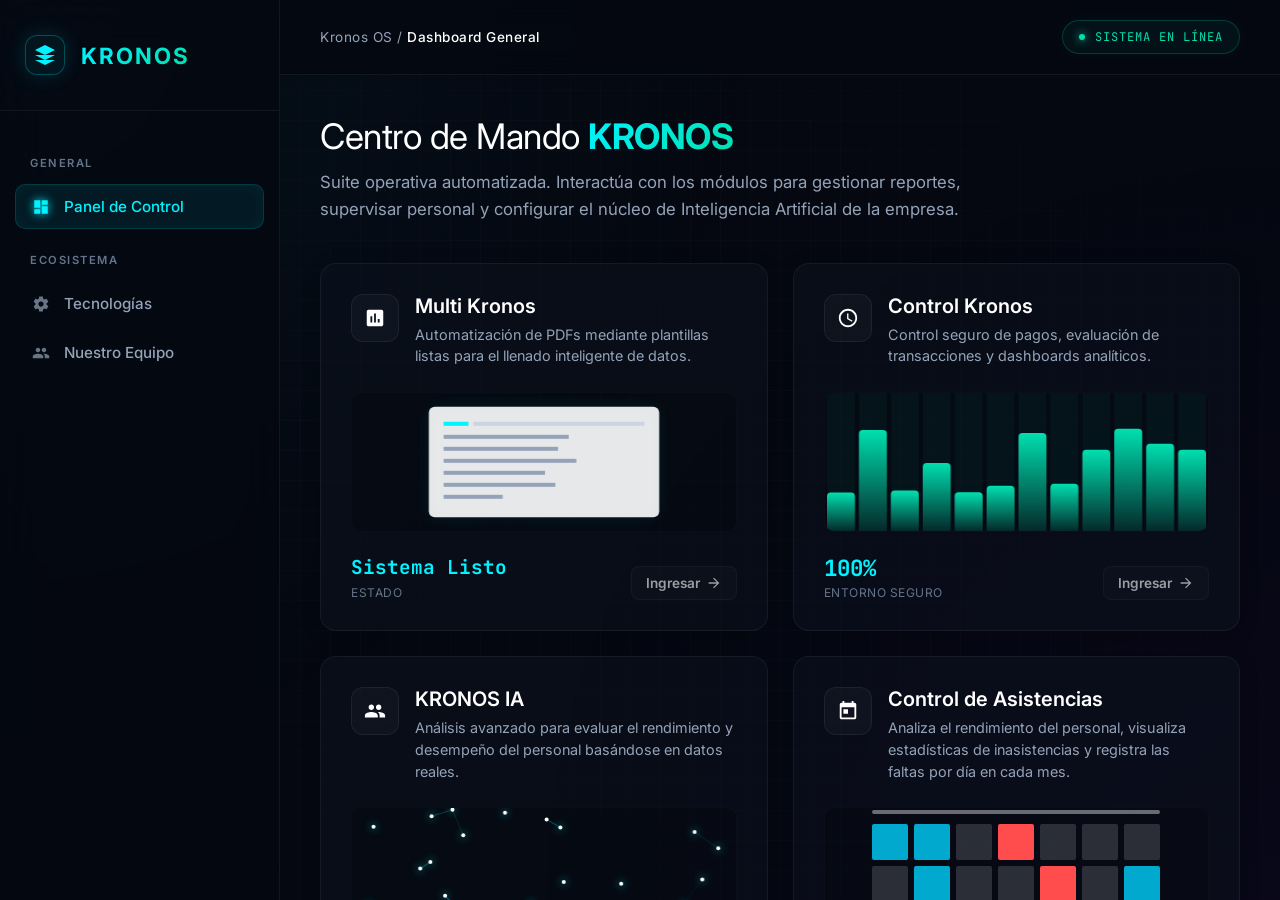
<file: panel.html>
<!DOCTYPE html>
<html lang="es">
<head>
    <meta charset="UTF-8">
    <meta name="viewport" content="width=device-width, initial-scale=1.0">
    <title>KRONOS | OS Gerencial Avanzado</title>
    <style>
        @import url('https://fonts.googleapis.com/css2?family=Inter:wght@300;400;500;600;700&family=JetBrains+Mono:wght@400;700&display=swap');

        :root {
            /* Paleta de colores Premium Oscura - Optimizada para mayor contraste */
            --bg-base: #050811; /* Fondo principal más profundo */
            --bg-surface: rgba(13, 18, 30, 0.5); /* Tarjetas con mayor transparencia */
            --bg-surface-hover: rgba(20, 28, 45, 0.8);
            
            --border-subtle: rgba(255, 255, 255, 0.06);
            --border-highlight: rgba(0, 243, 255, 0.25);
            
            --text-pure: #ffffff;
            --text-muted: #94a3b8;
            --text-dim: #64748b;
            
            --accent-cyan: #00f3ff;
            --accent-teal: #00e0b0;
            --accent-purple: #9d00ff;
            
            --grad-primary: linear-gradient(135deg, var(--accent-cyan) 0%, var(--accent-teal) 100%);
            --grad-tech: linear-gradient(135deg, var(--accent-purple) 0%, var(--accent-cyan) 100%);
            
            --shadow-premium: 0 10px 40px -10px rgba(0,0,0,0.5);
            --transition-smooth: all 0.4s cubic-bezier(0.2, 0.8, 0.2, 1);
        }

        * {
            margin: 0;
            padding: 0;
            box-sizing: border-box;
        }

        body {
            font-family: 'Inter', system-ui, sans-serif;
            background-color: var(--bg-base);
            color: var(--text-pure);
            display: flex;
            height: 100vh;
            overflow: hidden;
            -webkit-font-smoothing: antialiased;
            -moz-osx-font-smoothing: grayscale;
        }

        .ambient-background {
            position: fixed;
            inset: 0;
            background: 
                radial-gradient(circle at 0% 0%, rgba(0, 243, 255, 0.04) 0%, transparent 50%),
                radial-gradient(circle at 100% 100%, rgba(157, 0, 255, 0.03) 0%, transparent 50%);
            z-index: 0;
            pointer-events: none;
        }

        .ambient-grid {
            position: fixed;
            inset: 0;
            background-image: 
                linear-gradient(rgba(255, 255, 255, 0.015) 1px, transparent 1px),
                linear-gradient(90deg, rgba(255, 255, 255, 0.015) 1px, transparent 1px);
            background-size: 30px 30px;
            z-index: 0;
            pointer-events: none;
            mask-image: radial-gradient(circle at center, black 40%, transparent 100%);
            -webkit-mask-image: radial-gradient(circle at center, black 40%, transparent 100%);
        }

        .sidebar {
            width: 280px;
            background: rgba(5, 8, 17, 0.7);
            backdrop-filter: blur(20px);
            -webkit-backdrop-filter: blur(20px);
            border-right: 1px solid var(--border-subtle);
            display: flex;
            flex-direction: column;
            z-index: 10;
        }

        .brand-zone {
            padding: 35px 25px;
            display: flex;
            align-items: center;
            gap: 16px;
            border-bottom: 1px solid var(--border-subtle);
        }

        /* Reemplazo profesional del logo kron.png por un SVG generado */
        .brand-logo {
            width: 40px;
            height: 40px;
            display: flex;
            align-items: center;
            justify-content: center;
            background: rgba(0, 243, 255, 0.05);
            border: 1px solid var(--border-highlight);
            border-radius: 12px;
            box-shadow: 0 0 20px rgba(0, 243, 255, 0.15);
        }

        .brand-logo svg {
            width: 24px;
            height: 24px;
            fill: var(--accent-cyan);
        }

        .brand-zone h1 {
            font-size: 1.4rem;
            font-weight: 700;
            letter-spacing: 2px;
            background: var(--grad-primary);
            -webkit-background-clip: text;
            background-clip: text;
            color: transparent;
            margin: 0;
        }

        .nav-list {
            list-style: none;
            padding: 25px 15px;
            flex-grow: 1;
            display: flex;
            flex-direction: column;
            gap: 4px;
        }

        .nav-label {
            font-size: 0.7rem;
            color: var(--text-dim);
            text-transform: uppercase;
            letter-spacing: 1.5px;
            margin: 20px 0 10px 15px;
            font-weight: 600;
        }

        .nav-link {
            display: flex;
            align-items: center;
            gap: 14px;
            padding: 12px 16px;
            color: var(--text-muted);
            text-decoration: none;
            border-radius: 10px;
            font-size: 0.95rem;
            font-weight: 500;
            transition: var(--transition-smooth);
            cursor: pointer;
            border: 1px solid transparent;
        }

        .nav-link svg {
            width: 18px;
            height: 18px;
            fill: currentColor;
            opacity: 0.7;
            transition: var(--transition-smooth);
        }

        .nav-link:hover {
            color: var(--text-pure);
            background: rgba(255, 255, 255, 0.03);
            border-color: var(--border-subtle);
        }

        .nav-link.active {
            color: var(--accent-cyan);
            background: rgba(0, 243, 255, 0.08);
            border-color: rgba(0, 243, 255, 0.15);
            box-shadow: inset 0 0 15px rgba(0, 243, 255, 0.05);
        }

        .nav-link.active svg {
            opacity: 1;
            filter: drop-shadow(0 0 5px var(--accent-cyan));
        }

        .main-view {
            flex-grow: 1;
            position: relative;
            z-index: 5;
            display: flex;
            flex-direction: column;
            overflow-y: auto;
            scroll-behavior: smooth;
        }

        .main-view::-webkit-scrollbar { width: 6px; }
        .main-view::-webkit-scrollbar-track { background: transparent; }
        .main-view::-webkit-scrollbar-thumb { background: rgba(255,255,255,0.1); border-radius: 10px; }
        .main-view::-webkit-scrollbar-thumb:hover { background: rgba(0, 243, 255, 0.3); }

        .top-bar {
            padding: 20px 40px;
            display: flex;
            justify-content: space-between;
            align-items: center;
            background: rgba(5, 8, 17, 0.8);
            backdrop-filter: blur(15px);
            -webkit-backdrop-filter: blur(15px);
            border-bottom: 1px solid var(--border-subtle);
            position: sticky;
            top: 0;
            z-index: 20;
        }

        .path-indicator {
            font-size: 0.85rem;
            color: var(--text-muted);
            letter-spacing: 0.5px;
        }

        .path-indicator strong {
            color: var(--text-pure);
            font-weight: 500;
        }

        .system-status {
            display: flex;
            align-items: center;
            gap: 10px;
            padding: 8px 16px;
            background: rgba(0, 224, 176, 0.05);
            border: 1px solid rgba(0, 224, 176, 0.2);
            border-radius: 20px;
            font-size: 0.75rem;
            color: var(--accent-teal);
            font-family: 'JetBrains Mono', monospace;
            letter-spacing: 1px;
            box-shadow: 0 0 15px rgba(0, 224, 176, 0.05);
        }

        .pulse-dot {
            width: 6px; height: 6px;
            background-color: var(--accent-teal);
            border-radius: 50%;
            box-shadow: 0 0 8px var(--accent-teal);
            animation: pulse-animation 2s infinite;
        }

        @keyframes pulse-animation {
            0% { opacity: 1; transform: scale(1); }
            50% { opacity: 0.4; transform: scale(1.2); }
            100% { opacity: 1; transform: scale(1); }
        }

        .view-container {
            padding: 40px;
            max-width: 1600px;
            margin: 0 auto;
            width: 100%;
            display: none;
            animation: fadeView 0.4s ease forwards;
        }

        .view-container.active { display: block; }

        @keyframes fadeView {
            from { opacity: 0; transform: translateY(10px); }
            to { opacity: 1; transform: translateY(0); }
        }

        .page-header {
            margin-bottom: 40px;
        }

        .page-header h2 {
            font-size: 2.2rem;
            font-weight: 400;
            margin-bottom: 12px;
            color: var(--text-pure);
            letter-spacing: -0.5px;
        }

        .page-header h2 b {
            font-weight: 700;
            background: var(--grad-primary);
            -webkit-background-clip: text;
            background-clip: text;
            color: transparent;
        }

        .page-header p {
            color: var(--text-muted);
            font-size: 1.05rem;
            line-height: 1.6;
            max-width: 700px;
        }

        .grid-layout {
            display: grid;
            grid-template-columns: repeat(auto-fit, minmax(350px, 1fr));
            gap: 25px;
        }

        /* DISEÑO BASE DE LA TARJETA - Completamente CSS, sin requerir JS */
        .module-card {
            background: var(--bg-surface);
            border: 1px solid var(--border-subtle);
            border-radius: 16px;
            padding: 30px;
            display: flex;
            flex-direction: column;
            position: relative;
            overflow: hidden;
            transition: var(--transition-smooth);
            cursor: pointer;
            text-decoration: none;
            box-shadow: 0 4px 20px rgba(0,0,0,0.2);
        }

        /* Efecto de brillo puro CSS al hacer hover (reemplaza al antiguo JS) */
        .module-card::before {
            content: '';
            position: absolute;
            top: 0; left: 0; width: 100%; height: 100%;
            background: radial-gradient(circle at 50% 0%, rgba(0, 243, 255, 0.1), transparent 70%);
            opacity: 0;
            transition: var(--transition-smooth);
            pointer-events: none;
            z-index: 1;
        }

        .module-card:hover {
            transform: translateY(-5px);
            background: var(--bg-surface-hover);
            border-color: rgba(0, 243, 255, 0.3);
            box-shadow: var(--shadow-premium), inset 0 0 20px rgba(0, 243, 255, 0.05);
        }

        .module-card:hover::before { opacity: 1; }

        /* Estructura Interna de la Tarjeta */
        .card-header {
            display: flex;
            align-items: flex-start;
            gap: 16px;
            margin-bottom: 25px;
            z-index: 2;
            position: relative;
        }

        .card-icon {
            width: 48px; height: 48px;
            background: rgba(255, 255, 255, 0.03);
            border: 1px solid var(--border-subtle);
            border-radius: 12px;
            display: flex;
            align-items: center;
            justify-content: center;
            transition: var(--transition-smooth);
            flex-shrink: 0;
        }

        .card-icon svg {
            width: 22px; height: 22px;
            fill: var(--text-pure);
            transition: var(--transition-smooth);
        }

        .card-info { flex-grow: 1; }

        .card-info h3 {
            font-size: 1.25rem;
            color: var(--text-pure);
            margin-bottom: 6px;
            font-weight: 600;
        }

        .card-info p {
            font-size: 0.9rem;
            color: var(--text-muted);
            line-height: 1.5;
        }

        .module-card:hover .card-icon {
            background: rgba(0, 243, 255, 0.1);
            border-color: var(--accent-cyan);
            box-shadow: 0 5px 15px rgba(0, 243, 255, 0.2);
        }
        
        .module-card:hover .card-icon svg { fill: var(--accent-cyan); }

        /* Contenedor Visual (Canvas o Imágenes) */
        .card-visuals {
            height: 140px;
            width: 100%;
            background: rgba(0,0,0,0.2);
            border-radius: 10px;
            margin-bottom: 25px;
            position: relative;
            overflow: hidden;
            border: 1px solid rgba(255,255,255,0.02);
            z-index: 2;
        }

        .card-visuals canvas {
            width: 100%;
            height: 100%;
            display: block;
        }

        /* Pie de la tarjeta: Métricas y Botón */
        .card-footer {
            display: flex;
            justify-content: space-between;
            align-items: flex-end;
            z-index: 2;
            position: relative;
            margin-top: auto;
        }

        .metric-group {
            display: flex;
            flex-direction: column;
        }

        .metric-value {
            font-family: 'JetBrains Mono', monospace;
            font-size: 1.4rem;
            font-weight: 700;
            color: var(--accent-cyan);
            line-height: 1;
        }

        .metric-label {
            font-size: 0.75rem;
            color: var(--text-dim);
            text-transform: uppercase;
            letter-spacing: 0.5px;
            margin-top: 6px;
        }

        .card-action {
            color: var(--text-pure);
            font-size: 0.85rem;
            font-weight: 600;
            display: flex;
            align-items: center;
            gap: 6px;
            opacity: 0.6;
            transition: var(--transition-smooth);
            padding: 8px 14px;
            background: rgba(255,255,255,0.03);
            border: 1px solid var(--border-subtle);
            border-radius: 8px;
        }

        .card-action svg {
            width: 16px; height: 16px;
            fill: currentColor;
            transform: translateX(0);
            transition: transform 0.3s ease;
        }

        .module-card:hover .card-action {
            opacity: 1;
            color: var(--bg-base);
            background: var(--accent-cyan);
            border-color: var(--accent-cyan);
        }

        .module-card:hover .card-action svg {
            transform: translateX(3px);
        }

        .tech-grid {
            display: grid;
            grid-template-columns: repeat(auto-fit, minmax(280px, 1fr));
            gap: 25px;
        }

        .tech-card {
            background: rgba(255, 255, 255, 0.02);
            border: 1px solid var(--border-subtle);
            border-radius: 16px;
            padding: 30px;
            transition: var(--transition-smooth);
        }
        
        .tech-card:hover {
            border-color: rgba(157, 0, 255, 0.3);
            background: rgba(157, 0, 255, 0.05);
            transform: translateY(-3px);
        }

        .tech-header {
            display: flex;
            align-items: center;
            gap: 15px;
            margin-bottom: 20px;
        }

        .tech-icon {
            font-size: 1.8rem;
            background: var(--grad-tech);
            -webkit-background-clip: text;
            background-clip: text;
            color: transparent;
            font-weight: bold;
            font-family: 'JetBrains Mono', monospace;
        }

        .tech-card h4 { font-size: 1.1rem; color: var(--text-pure); }
        .tech-list { list-style: none; }
        .tech-list li {
            font-size: 0.9rem;
            color: var(--text-muted);
            margin-bottom: 12px;
            display: flex;
            align-items: flex-start;
            gap: 10px;
            line-height: 1.4;
        }
        .tech-list li::before {
            content: '›';
            color: var(--accent-purple);
            font-family: 'JetBrains Mono', monospace;
            font-size: 1.2rem;
            line-height: 1;
        }

        .team-grid {
            display: grid;
            grid-template-columns: repeat(auto-fit, minmax(220px, 1fr));
            gap: 25px;
        }

        .team-member {
            background: rgba(255,255,255,0.02);
            border: 1px solid var(--border-subtle);
            border-radius: 16px;
            padding: 35px 20px;
            text-align: center;
            transition: var(--transition-smooth);
        }

        .team-member:hover {
            background: rgba(255,255,255,0.04);
            border-color: var(--accent-teal);
            transform: translateY(-3px);
        }

        .avatar {
            width: 90px; height: 90px;
            border-radius: 50%;
            background: rgba(0, 224, 176, 0.1);
            margin: 0 auto 20px;
            border: 1px solid rgba(0, 224, 176, 0.3);
            display: flex;
            align-items: center;
            justify-content: center;
            font-size: 2.2rem;
        }

        .team-member h4 { color: var(--text-pure); font-size: 1.1rem; margin-bottom: 6px; }
        .team-member p { color: var(--accent-teal); font-size: 0.8rem; letter-spacing: 1px; text-transform: uppercase; }

        .mobile-menu-btn {
            display: none;
            background: rgba(255,255,255,0.05);
            border: 1px solid var(--border-subtle);
            color: var(--text-pure);
            cursor: pointer;
            padding: 8px;
            border-radius: 8px;
        }

        .mobile-menu-btn svg { width: 22px; height: 22px; fill: currentColor; }

        @media (max-width: 1024px) {
            .sidebar {
                position: fixed;
                left: -100%;
                top: 0;
                height: 100vh;
                transition: left 0.4s cubic-bezier(0.2, 0.8, 0.2, 1);
            }
            .sidebar.open { left: 0; box-shadow: var(--shadow-premium); }
            .mobile-menu-btn { display: block; }
            .top-bar { padding: 15px 20px; gap: 15px; }
            .page-header h2 { font-size: 1.8rem; }
            .grid-layout { grid-template-columns: 1fr; }
            .view-container { padding: 20px; }
            .card-header { flex-direction: column; gap: 12px; }
        }
    </style>
</head>
<body>

    <div class="ambient-background"></div>
    <div class="ambient-grid"></div>

    <aside class="sidebar" id="sidebar">
        <div class="brand-zone">
            <!-- Logo Vectorial Reemplazando kron.png -->
            <div class="brand-logo">
                <svg viewBox="0 0 24 24"><path d="M12 2L2 7l10 5 10-5-10-5zM2 17l10 5 10-5M2 12l10 5 10-5"/></svg>
            </div>
            <h1>KRONOS</h1>
        </div>
        
        <ul class="nav-list">
            <div class="nav-label">General</div>
            <li class="nav-item">
                <a onclick="switchView('dashboard', this)" class="nav-link active" data-title="Dashboard General">
                    <svg viewBox="0 0 24 24"><path d="M3 13h8V3H3v10zm0 8h8v-6H3v6zm10 0h8V11h-8v10zm0-18v6h8V3h-8z"/></svg>
                    Panel de Control
                </a>
            </li>
            
            <div class="nav-label">Ecosistema</div>
            <li class="nav-item">
                <a onclick="switchView('tecnologias', this)" class="nav-link" data-title="Stack Tecnológico">
                    <svg viewBox="0 0 24 24"><path d="M19.43 12.98c.04-.32.07-.64.07-.98s-.03-.66-.07-.98l2.11-1.65c.19-.15.24-.42.12-.64l-2-3.46c-.12-.22-.39-.3-.61-.22l-2.49 1c-.52-.4-1.08-.73-1.69-.98l-.38-2.65C14.46 2.18 14.25 2 14 2h-4c-.25 0-.46.18-.49.42l-.38 2.65c-.61.25-1.17.59-1.69.98l-2.49-1c-.23-.09-.49 0-.61.22l-2 3.46c-.13.22-.07.49.12.64l2.11 1.65c-.04.32-.07.65-.07.98s.03.66.07.98l-2.11 1.65c-.19.15-.24.42-.12.64l2 3.46c.12.22.39.3.61.22l2.49-1c.52.4 1.08.73 1.69.98l.38 2.65c.03.24.24.42.49.42h4c.25 0 .46-.18.49-.42l.38-2.65c.61-.25 1.17-.59 1.69-.98l2.49 1c.23.09.49 0 .61-.22l2-3.46c.12-.22.07-.49-.12-.64l-2.11-1.65zM12 15.5c-1.93 0-3.5-1.57-3.5-3.5s1.57-3.5 3.5-3.5 3.5 1.57 3.5 3.5-1.57 3.5-3.5 3.5z"/></svg>
                    Tecnologías
                </a>
            </li>
            <li class="nav-item">
                <a onclick="switchView('equipo', this)" class="nav-link" data-title="Nuestro Equipo">
                    <svg viewBox="0 0 24 24"><path d="M16 11c1.66 0 2.99-1.34 2.99-3S17.66 5 16 5c-1.66 0-3 1.34-3 3s1.34 3 3 3zm-8 0c1.66 0 2.99-1.34 2.99-3S9.66 5 8 5C6.34 5 5 6.34 5 8s1.34 3 3 3zm0 2c-2.33 0-7 1.17-7 3.5V19h14v-2.5c0-2.33-4.67-3.5-7-3.5zm8 0c-.29 0-.62.02-.97.05 1.16.84 1.97 1.97 1.97 3.45V19h6v-2.5c0-2.33-4.67-3.5-7-3.5z"/></svg>
                    Nuestro Equipo
                </a>
            </li>
        </ul>
    </aside>

    <main class="main-view">
        <header class="top-bar">
            <button class="mobile-menu-btn" onclick="toggleMenu()">
                <svg viewBox="0 0 24 24"><path d="M3 18h18v-2H3v2zm0-5h18v-2H3v2zm0-7v2h18V6H3z"/></svg>
            </button>
            <div class="path-indicator">
                Kronos OS / <strong id="current-path">Dashboard General</strong>
            </div>
            <div class="system-status">
                <div class="pulse-dot"></div>
                SISTEMA EN LÍNEA
            </div>
        </header>

        <div id="dashboard" class="view-container active">
            <div class="page-header">
                <h2>Centro de Mando <b>KRONOS</b></h2>
                <p>Suite operativa automatizada. Interactúa con los módulos para gestionar reportes, supervisar personal y configurar el núcleo de Inteligencia Artificial de la empresa.</p>
            </div>

            <div class="grid-layout">
                
               <!-- Módulo 1 -->
                <a href="Proyect1.html" class="module-card">
                    <div class="card-header">
                        <div class="card-icon">
                            <svg viewBox="0 0 24 24"><path d="M19 3H5c-1.1 0-2 .9-2 2v14c0 1.1.9 2 2 2h14c1.1 0 2-.9 2-2V5c0-1.1-.9-2-2-2zM9 17H7v-7h2v7zm4 0h-2V7h2v10zm4 0h-2v-4h2v4z"/></svg>
                        </div>
                        <div class="card-info">
                            <h3>Multi Kronos</h3>
                            <p>Automatización de PDFs mediante plantillas listas para el llenado inteligente de datos.</p>
                        </div>
                    </div>
                    <div class="card-visuals">
                        <canvas id="chart-reports"></canvas>
                    </div>
                    <div class="card-footer">
                        <div class="metric-group">
                            <span class="metric-value" style="font-size: 1.2rem; margin-bottom: 2px;">Sistema Listo</span>
                            <span class="metric-label">Estado</span>
                        </div>
                        <div class="card-action">
                            Ingresar <svg viewBox="0 0 24 24"><path d="M12 4l-1.41 1.41L16.17 11H4v2h12.17l-5.58 5.59L12 20l8-8z"/></svg>
                        </div>
                    </div>
                </a>

                <!-- Módulo 2 -->
                <a href="Proyect2.html" class="module-card">
                    <div class="card-header">
                        <div class="card-icon">
                            <svg viewBox="0 0 24 24"><path d="M11.99 2C6.47 2 2 6.48 2 12s4.47 10 9.99 10C17.52 22 22 17.52 22 12S17.52 2 11.99 2zM12 20c-4.42 0-8-3.58-8-8s3.58-8 8-8 8 3.58 8 8-3.58 8-8 8zm.5-13H11v6l5.25 3.15.75-1.23-4.5-2.67z"/></svg>
                        </div>
                        <div class="card-info">
                            <h3>Control Kronos</h3>
                            <p>Control seguro de pagos, evaluación de transacciones y dashboards analíticos.</p>
                        </div>
                    </div>
                    <div class="card-visuals">
                        <canvas id="chart-attendance"></canvas>
                    </div>
                    <div class="card-footer">
                        <div class="metric-group">
                            <span class="metric-value">100%</span>
                            <span class="metric-label">Entorno Seguro</span>
                        </div>
                        <div class="card-action">
                            Ingresar <svg viewBox="0 0 24 24"><path d="M12 4l-1.41 1.41L16.17 11H4v2h12.17l-5.58 5.59L12 20l8-8z"/></svg>
                        </div>
                    </div>
                </a>

               <!-- Módulo 3 -->
                <a href="Proyect4.html" class="module-card">
                    <div class="card-header">
                        <div class="card-icon">
                            <!-- Ícono actualizado a representación de personal/equipo -->
                            <svg viewBox="0 0 24 24"><path d="M16 11c1.66 0 2.99-1.34 2.99-3S17.66 5 16 5c-1.66 0-3 1.34-3 3s1.34 3 3 3zm-8 0c1.66 0 2.99-1.34 2.99-3S9.66 5 8 5C6.34 5 5 6.34 5 8s1.34 3 3 3zm0 2c-2.33 0-7 1.17-7 3.5V19h14v-2.5c0-2.33-4.67-3.5-7-3.5zm8 0c-.29 0-.62.02-.97.05 1.16.84 1.97 1.97 1.97 3.45V19h6v-2.5c0-2.33-4.67-3.5-7-3.5z"/></svg>
                        </div>
                        <div class="card-info">
                            <h3>KRONOS IA</h3>
                            <p>Análisis avanzado para evaluar el rendimiento y desempeño del personal basándose en datos reales.</p>
                        </div>
                    </div>
                    <div class="card-visuals">
                        <canvas id="chart-ai"></canvas>
                    </div>
                    <div class="card-footer">
                        <div class="metric-group">
                            <span class="metric-value" style="color: var(--accent-teal);">En vivo</span>
                            <span class="metric-label">Análisis de Datos</span>
                        </div>
                        <div class="card-action">
                            Ingresar <svg viewBox="0 0 24 24"><path d="M12 4l-1.41 1.41L16.17 11H4v2h12.17l-5.58 5.59L12 20l8-8z"/></svg>
                        </div>
                    </div>
                </a>

                <!-- Módulo 4 -->
                <a href="Proyect3.html" class="module-card">
                    <div class="card-header">
                        <div class="card-icon">
                            <!-- Ícono de Calendario / Reporte -->
                            <svg viewBox="0 0 24 24"><path d="M19 3h-1V1h-2v2H8V1H6v2H5c-1.11 0-1.99.9-1.99 2L3 19c0 1.1.89 2 2 2h14c1.1 0 2-.9 2-2V5c0-1.1-.9-2-2-2zm0 16H5V8h14v11zM7 10h5v5H7v-5z"/></svg>
                        </div>
                        <div class="card-info">
                            <h3>Control de Asistencias</h3>
                            <p>Analiza el rendimiento del personal, visualiza estadísticas de inasistencias y registra las faltas por día en cada mes.</p>
                        </div>
                    </div>
                    <div class="card-visuals">
                        <!-- Animación de Calendario interactiva integrada -->
                        <style>
                            .calendar-animation {
                                display: flex;
                                flex-direction: column;
                                align-items: center;
                                justify-content: center;
                                width: 100%;
                                height: 100%;
                                box-sizing: border-box;
                            }
                            .cal-header-anim {
                                width: 75%;
                                height: 4px;
                                background: rgba(255, 255, 255, 0.4);
                                border-radius: 2px;
                                margin-bottom: 10px;
                            }
                            .cal-grid-anim {
                                display: grid;
                                grid-template-columns: repeat(7, 1fr);
                                gap: 6px;
                                width: 75%;
                            }
                            .cal-day-anim {
                                width: 100%;
                                padding-bottom: 100%; /* Hace que sean cuadrados perfectos */
                                background: rgba(255, 255, 255, 0.15);
                                border-radius: 2px;
                                animation: pulse-day 2s infinite alternate ease-in-out;
                            }
                            /* Días simulando faltas (rojo intermitente) */
                            .cal-day-anim.absence {
                                background: #ff4d4d;
                                animation: blink-absence 1.5s infinite;
                            }
                            /* Días simulando asistencia perfecta (resaltado) */
                            .cal-day-anim.present {
                                background: #00d2ff;
                                opacity: 0.8;
                                animation: none;
                            }
                            /* Retrasos en la animación para efecto en cascada */
                            .cal-day-anim:nth-child(2n) { animation-delay: 0.4s; }
                            .cal-day-anim:nth-child(3n) { animation-delay: 0.8s; }
                            .cal-day-anim:nth-child(5n) { animation-delay: 1.2s; }

                            @keyframes pulse-day {
                                0% { opacity: 0.3; transform: scale(0.9); }
                                100% { opacity: 0.8; transform: scale(1.05); }
                            }
                            @keyframes blink-absence {
                                0% { opacity: 0.4; box-shadow: 0 0 0 transparent; }
                                50% { opacity: 1; box-shadow: 0 0 6px #ff4d4d; }
                                100% { opacity: 0.4; box-shadow: 0 0 0 transparent; }
                            }
                        </style>
                        <div class="calendar-animation">
                            <div class="cal-header-anim"></div>
                            <div class="cal-grid-anim">
                                <!-- Semana 1 -->
                                <div class="cal-day-anim present"></div>
                                <div class="cal-day-anim present"></div>
                                <div class="cal-day-anim"></div>
                                <div class="cal-day-anim absence"></div>
                                <div class="cal-day-anim"></div>
                                <div class="cal-day-anim"></div>
                                <div class="cal-day-anim"></div>
                                <!-- Semana 2 -->
                                <div class="cal-day-anim"></div>
                                <div class="cal-day-anim present"></div>
                                <div class="cal-day-anim"></div>
                                <div class="cal-day-anim"></div>
                                <div class="cal-day-anim absence"></div>
                                <div class="cal-day-anim"></div>
                                <div class="cal-day-anim present"></div>
                                <!-- Semana 3 -->
                                <div class="cal-day-anim"></div>
                                <div class="cal-day-anim"></div>
                                <div class="cal-day-anim present"></div>
                                <div class="cal-day-anim"></div>
                                <div class="cal-day-anim"></div>
                                <div class="cal-day-anim absence"></div>
                                <div class="cal-day-anim"></div>
                            </div>
                        </div>
                    </div>
                    <div class="card-footer">
                        <div class="metric-group">
                            <span class="metric-value" style="font-size: 1.2rem; color: #00d2ff;">Métricas</span>
                            <span class="metric-label">Reporte Mensual</span>
                        </div>
                        <div class="card-action">
                            Ingresar <svg viewBox="0 0 24 24"><path d="M12 4l-1.41 1.41L16.17 11H4v2h12.17l-5.58 5.59L12 20l8-8z"/></svg>
                        </div>
                    </div>
                </a>

            </div>
        </div>

        <div id="tecnologias" class="view-container">
            <div class="page-header">
                <h2>Stack <b>Tecnológico</b></h2>
                <p>Infraestructura base del sistema KRONOS. Potenciado por tecnologías escalables y lenguajes de alto rendimiento para garantizar automatización logística sin interrupciones.</p>
            </div>

            <div class="tech-grid">
                <div class="tech-card">
                    <div class="tech-header">
                        <div class="tech-icon">{JS}</div>
                        <h4>Full JavaScript & Node.js</h4>
                    </div>
                    <ul class="tech-list">
                        <li>Entorno de ejecución asíncrono</li>
                        <li>Logística de backend en Node.js</li>
                        <li>Motor V8 para alto rendimiento</li>
                        <li>Gestión nativa de paquetes (NPM)</li>
                    </ul>
                </div>

                <div class="tech-card">
                    <div class="tech-header">
                        <div class="tech-icon">&lt;/&gt;</div>
                        <h4>APIs & Google Workspace</h4>
                    </div>
                    <ul class="tech-list">
                        <li>Integración de múltiples APIs RESTful</li>
                        <li>Google Hojas de Cálculo (Sheets API)</li>
                        <li>Sincronización bidireccional de bases de datos</li>
                        <li>Autenticación segura por tokens</li>
                    </ul>
                </div>

                <div class="tech-card">
                    <div class="tech-header">
                        <div class="tech-icon">⚙️</div>
                        <h4>Google Apps Script (GAS)</h4>
                    </div>
                    <ul class="tech-list">
                        <li>Activadores (Triggers) basados en tiempo</li>
                        <li>Automatización de flujos de trabajo</li>
                        <li>Try/Catch avanzado en procesos críticos</li>
                        <li>Macros y funciones personalizadas</li>
                    </ul>
                </div>
            </div>
        </div>

       <div id="equipo" class="view-container">
    <div class="page-header">
        <h2>Nuestro <b>Equipo</b></h2>
        <p>Somos estudiantes de Administración de Empresas, desarrolladores y arquitectos del ecosistema KRONOS.</p>
    </div>

    <div class="team-grid">
        <!-- DANIEL -->
        <div class="team-member">
            <div class="avatar">D</div>
            <h4>Daniel Alexander Flores Sol</h4>
            <p style="color: #00e5ff; font-weight: bold;">Arquitectura y Lógica Central</p>
            <p style="color: #ffffff;">Perfil analítico y líder influyente. Estructuró la mayoría de las operaciones del equipo y fungió como pilar técnico para el backend y la conectividad Python-MySQL.</p>
        </div>

        <!-- JAMES -->
        <div class="team-member">
            <div class="avatar">J</div>
            <h4>James Alexander García Samayoa</h4>
            <p style="color: #00e5ff; font-weight: bold;">Desarrollo de Interfaz y Logística</p>
            <p style="color: #ffffff;">Organizador estratégico. Responsable de traducir la lógica técnica en interfaces operativas y funcionales para el usuario.</p>
        </div>

        <!-- MARCOS -->
        <div class="team-member">
            <div class="avatar">M</div>
            <h4>Marcos Danyel García Blanco</h4>
            <p style="color: #00e5ff; font-weight: bold;">Desarrollo de Interfaz y Logística</p>
            <p style="color: #ffffff;">Especialista técnico-visual. Enfocado en la programación de plantillas multimedia y en la unificación de una identidad estética coherente.</p>
        </div>

        <!-- GERALD -->
        <div class="team-member">
            <div class="avatar">G</div>
            <h4>Gerald Servando López Carrera</h4>
            <p style="color: #00e5ff; font-weight: bold;">Diseño Creativo y Aplicación</p>
            <p style="color: #ffffff;">Mente creativa del equipo. A cargo de la ejecución visual de los layouts y de garantizar la correcta aplicación de la paleta de colores.</p>
        </div>

        <!-- MYA -->
        <div class="team-member">
            <div class="avatar">M</div>
            <h4>Mya Alice Noemi Sazo Marroquín</h4>
            <p style="color: #00e5ff; font-weight: bold;">Diseño Creativo y Aplicación</p>
            <p style="color: #ffffff;">Perfil detallista y estético. Dedicada a la maquetación e implementación final de las plantillas para asegurar un diseño pulcro y profesional.</p>
        </div>

        <!-- MARÍA DEL PILAR -->
        <div class="team-member">
            <div class="avatar">M</div>
            <h4>María del Pilar De León Chután</h4>
            <p style="color: #00e5ff; font-weight: bold;">Diseño Creativo y Aplicación</p>
            <p style="color: #ffffff;">Supervisora de armonía visual. Encargada de integrar los elementos gráficos para mantener los estándares corporativos del sistema.</p>
        </div>
    </div>
</div>
    </main>

    <script>
        // Funcionalidad de Menú Móvil
        function toggleMenu() {
            document.getElementById('sidebar').classList.toggle('open');
        }

        // Sistema de Navegación (SPA)
        function switchView(viewId, element) {
            if(window.innerWidth <= 1024) toggleMenu(); 
            
            document.querySelectorAll('.view-container').forEach(view => {
                view.classList.remove('active');
            });
            
            document.getElementById(viewId).classList.add('active');
            
            document.querySelectorAll('.nav-link').forEach(link => {
                link.classList.remove('active');
            });
            
            element.classList.add('active');
            document.getElementById('current-path').innerText = element.getAttribute('data-title');

            // Lanzar evento resize para re-ajustar los Canvas si estaban ocultos
            window.dispatchEvent(new Event('resize'));
        }

        // Sistema de Gráficos (Canvas) Optimizado
        document.addEventListener('DOMContentLoaded', () => {
            
            function setupCanvas(id) {
                const canvas = document.getElementById(id);
                if (!canvas) return null;
                const ctx = canvas.getContext('2d');
                
                const resize = () => {
                    const parent = canvas.parentElement;
                    canvas.width = parent.clientWidth;
                    canvas.height = parent.clientHeight;
                };
                window.addEventListener('resize', resize);
                setTimeout(resize, 100); 
                return { canvas, ctx };
            }

            // --- ANIMACIÓN 1: REPORTES ---
            const g1 = setupCanvas('chart-reports');
            if(g1){
                let { canvas: c1, ctx: ctx1 } = g1;
                let lines = [];
                let docHeight = 0;
                let isWriting = true;
                
                function initDoc() {
                    lines = [];
                    docHeight = 20;
                    isWriting = true;
                }
                
                function drawReportsChart() {
                    if (c1.width > 0) {
                        ctx1.clearRect(0, 0, c1.width, c1.height);
                        
                        const pW = c1.width * 0.6;
                        const pH = c1.height * 0.8;
                        const pX = (c1.width - pW) / 2;
                        const pY = (c1.height - pH) / 2;
                        
                        ctx1.shadowColor = 'rgba(0, 243, 255, 0.1)';
                        ctx1.shadowBlur = 15;
                        ctx1.fillStyle = 'rgba(255, 255, 255, 0.9)';
                        ctx1.beginPath();
                        ctx1.roundRect(pX, pY, pW, pH, 6);
                        ctx1.fill();
                        ctx1.shadowBlur = 0;

                        ctx1.fillStyle = '#00f3ff';
                        ctx1.fillRect(pX + 15, pY + 15, 25, 4);
                        ctx1.fillStyle = '#cbd5e1';
                        ctx1.fillRect(pX + 45, pY + 15, pW - 60, 4);

                        if (isWriting) {
                            if (Math.random() > 0.85 && docHeight < pH - 35) {
                                const lineWidth = Math.random() * (pW - 50) + 20;
                                lines.push({ x: pX + 15, y: pY + 28 + docHeight, w: 0, targetW: lineWidth });
                                docHeight += 12; 
                            }
                            if (docHeight >= pH - 35) {
                                isWriting = false; 
                                setTimeout(initDoc, 2000); 
                            }
                        }

                        lines.forEach(line => {
                            line.w += (line.targetW - line.w) * 0.2; 
                            ctx1.fillStyle = '#94a3b8';
                            ctx1.fillRect(line.x, line.y, line.w, 4);
                        });
                    }
                    requestAnimationFrame(drawReportsChart);
                }
                drawReportsChart();
            }

            // --- ANIMACIÓN 2: ASISTENCIA ---
            const g2 = setupCanvas('chart-attendance');
            if(g2){
                let { canvas: c2, ctx: ctx2 } = g2;
                const bars = Array.from({length: 12}, () => ({
                    height: 20,
                    target: Math.random() * 80 + 20,
                    speed: Math.random() * 0.05 + 0.02
                }));

                function drawAttendanceChart() {
                    if (c2.width > 0) {
                        ctx2.clearRect(0, 0, c2.width, c2.height);
                        const barWidth = c2.width / bars.length - 4;
                        
                        bars.forEach((bar, i) => {
                            bar.height += (bar.target - bar.height) * bar.speed;
                            if (Math.abs(bar.height - bar.target) < 1) bar.target = Math.random() * 80 + 20; 

                            const pxHeight = (bar.height / 100) * (c2.height - 20);
                            const x = i * (barWidth + 4) + 2;
                            const y = c2.height - pxHeight;

                            ctx2.fillStyle = 'rgba(0, 224, 176, 0.05)';
                            ctx2.fillRect(x, 0, barWidth, c2.height);

                            let grad = ctx2.createLinearGradient(0, y, 0, c2.height);
                            grad.addColorStop(0, '#00e0b0');
                            grad.addColorStop(1, 'rgba(0, 224, 176, 0.1)');
                            ctx2.fillStyle = grad;
                            
                            ctx2.beginPath();
                            ctx2.roundRect(x, y, barWidth, pxHeight, [4, 4, 0, 0]);
                            ctx2.fill();
                        });
                    }
                    requestAnimationFrame(drawAttendanceChart);
                }
                drawAttendanceChart();
            }

            // --- ANIMACIÓN 3: CHATBOT IA ---
            const g3 = setupCanvas('chart-ai');
            if(g3){
                let { canvas: c3, ctx: ctx3 } = g3;
                let particles = [];

                function initParticles() {
                    particles = Array.from({length: 25}, () => ({
                        x: Math.random() * c3.width,
                        y: Math.random() * c3.height,
                        vx: (Math.random() - 0.5) * 1.2,
                        vy: (Math.random() - 0.5) * 1.2
                    }));
                }
                setTimeout(initParticles, 150);

                function drawAIChart() {
                    if (c3.width > 0 && particles.length > 0) {
                        ctx3.clearRect(0, 0, c3.width, c3.height);
                        
                        particles.forEach(p => {
                            p.x += p.vx;
                            p.y += p.vy;
                            if (p.x < 0 || p.x > c3.width) p.vx *= -1;
                            if (p.y < 0 || p.y > c3.height) p.vy *= -1;
                        });

                        for (let i = 0; i < particles.length; i++) {
                            for (let j = i + 1; j < particles.length; j++) {
                                const dx = particles[i].x - particles[j].x;
                                const dy = particles[i].y - particles[j].y;
                                const dist = Math.sqrt(dx*dx + dy*dy);

                                if (dist < 60) {
                                    ctx3.beginPath();
                                    ctx3.moveTo(particles[i].x, particles[i].y);
                                    ctx3.lineTo(particles[j].x, particles[j].y);
                                    ctx3.strokeStyle = `rgba(0, 243, 255, ${0.6 - dist/60})`;
                                    ctx3.lineWidth = 1;
                                    ctx3.stroke();
                                }
                            }
                        }

                        particles.forEach(p => {
                            ctx3.beginPath();
                            ctx3.arc(p.x, p.y, 2, 0, Math.PI * 2);
                            ctx3.fillStyle = '#ffffff';
                            ctx3.fill();
                            ctx3.shadowBlur = 8;
                            ctx3.shadowColor = '#00f3ff';
                        });
                        ctx3.shadowBlur = 0;
                    }
                    requestAnimationFrame(drawAIChart);
                }
                drawAIChart();
            }
        });
    </script>
</body>
</html>
</file>
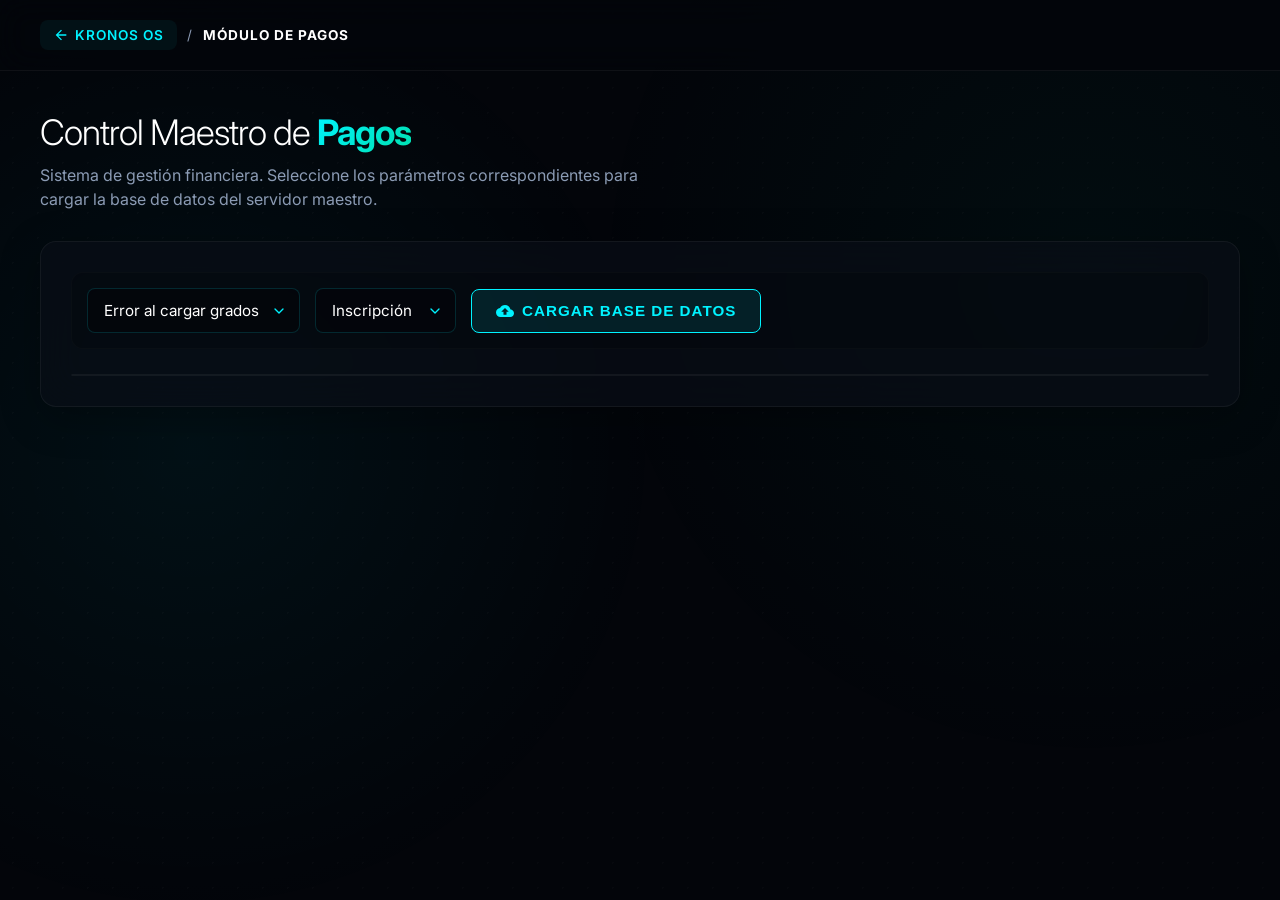
<file: Proyect2.html>
<!DOCTYPE html>
<html lang="es">
<head>
    <meta charset="UTF-8">
    <meta name="viewport" content="width=device-width, initial-scale=1.0">
    <title>KRONOS | Control de Pagos</title>
    <style>
        @import url('https://fonts.googleapis.com/css2?family=Inter:wght@300;400;500;600;700&family=JetBrains+Mono:wght@400;700&display=swap');

        :root {
            /* Paleta Premium KRONOS OS */
            --bg-base: #03050a;
            --bg-surface: rgba(10, 14, 23, 0.65);
            --bg-surface-hover: rgba(16, 22, 35, 0.85);
            
            --border-subtle: rgba(0, 243, 255, 0.15);
            --border-highlight: rgba(0, 243, 255, 0.4);
            
            --text-pure: #ffffff;
            --text-muted: #8b9bb4;
            --text-dim: #4a5b75;
            
            --accent-cyan: #00f3ff;
            --accent-teal: #00e0b0;
            --accent-purple: #9d00ff;
            --accent-danger: #ff0055;
            --accent-warning: #ffb800;
            
            --grad-primary: linear-gradient(135deg, var(--accent-cyan) 0%, var(--accent-teal) 100%);
            --grad-danger: linear-gradient(135deg, #ff0055 0%, #ff5500 100%);
            --shadow-glow: 0 0 20px rgba(0, 243, 255, 0.15);
            --transition-smooth: all 0.3s cubic-bezier(0.25, 1, 0.5, 1);
        }

        * {
            margin: 0;
            padding: 0;
            box-sizing: border-box;
        }

        body {
            font-family: 'Inter', system-ui, sans-serif;
            background-color: var(--bg-base);
            color: var(--text-pure);
            min-height: 100vh;
            display: flex;
            flex-direction: column;
            -webkit-font-smoothing: antialiased;
            -moz-osx-font-smoothing: grayscale;
            overflow-x: hidden;
        }

        .ambient-background {
            position: fixed;
            inset: 0;
            background-image: 
                radial-gradient(circle at 15% 50%, rgba(0, 243, 255, 0.05) 0%, transparent 40%),
                radial-gradient(circle at 85% 30%, rgba(0, 224, 176, 0.04) 0%, transparent 40%),
                radial-gradient(rgba(255, 255, 255, 0.02) 1px, transparent 1px);
            background-size: 100% 100%, 100% 100%, 25px 25px;
            z-index: -1;
            pointer-events: none;
        }

        .top-bar {
            padding: 20px 40px;
            display: flex;
            justify-content: space-between;
            align-items: center;
            background: rgba(3, 5, 10, 0.8);
            backdrop-filter: blur(15px);
            -webkit-backdrop-filter: blur(15px);
            border-bottom: 1px solid rgba(255, 255, 255, 0.05);
            position: sticky;
            top: 0;
            z-index: 50;
        }

        .path-indicator {
            font-size: 0.85rem;
            color: var(--text-muted);
            letter-spacing: 1px;
            text-transform: uppercase;
            display: flex;
            align-items: center;
            gap: 10px;
        }

        .nav-link {
            color: var(--accent-cyan);
            font-weight: 600;
            text-decoration: none;
            display: flex;
            align-items: center;
            gap: 6px;
            transition: var(--transition-smooth);
            padding: 6px 12px;
            background: rgba(0, 243, 255, 0.05);
            border-radius: 8px;
            border: 1px solid transparent;
        }

        .nav-link:hover {
            background: rgba(0, 243, 255, 0.1);
            border-color: rgba(0, 243, 255, 0.2);
            box-shadow: 0 0 15px rgba(0, 243, 255, 0.1);
        }

        .nav-link svg {
            width: 16px;
            height: 16px;
            fill: currentColor;
        }

        .main-container {
            padding: 40px;
            max-width: 1400px;
            margin: 0 auto;
            width: 100%;
            flex-grow: 1;
            animation: fadeView 0.5s ease forwards;
        }

        @keyframes fadeView {
            from { opacity: 0; transform: translateY(15px); }
            to { opacity: 1; transform: translateY(0); }
        }

        .page-header {
            margin-bottom: 30px;
        }

        .page-header h2 {
            font-size: 2.2rem;
            font-weight: 300;
            margin-bottom: 10px;
            color: var(--text-pure);
            letter-spacing: -1px;
        }

        .page-header h2 b {
            font-weight: 700;
            background: var(--grad-primary);
            -webkit-background-clip: text;
            background-clip: text;
            color: transparent;
        }

        .page-header p {
            color: var(--text-muted);
            font-size: 1rem;
            max-width: 600px;
            line-height: 1.5;
        }

        .glass-panel {
            background: var(--bg-surface);
            border: 1px solid rgba(255, 255, 255, 0.05);
            border-radius: 16px;
            padding: 30px;
            box-shadow: 0 10px 40px rgba(0,0,0,0.3);
            backdrop-filter: blur(20px);
            -webkit-backdrop-filter: blur(20px);
            margin-bottom: 30px;
        }

        .controls {
            display: flex;
            gap: 15px;
            margin-bottom: 25px;
            flex-wrap: wrap;
            align-items: center;
            background: rgba(0,0,0,0.2);
            padding: 15px;
            border-radius: 12px;
            border: 1px solid rgba(255,255,255,0.02);
        }

        select {
            background-color: rgba(3, 5, 10, 0.7);
            color: var(--text-pure);
            border: 1px solid var(--border-subtle);
            padding: 12px 16px;
            border-radius: 8px;
            font-size: 0.95rem;
            font-family: 'Inter', sans-serif;
            outline: none;
            transition: var(--transition-smooth);
            appearance: none;
            -webkit-appearance: none;
            cursor: pointer;
            padding-right: 40px;
            background-image: url("data:image/svg+xml;charset=UTF-8,%3csvg xmlns='http://www.w3.org/2000/svg' viewBox='0 0 24 24' fill='none' stroke='%2300f3ff' stroke-width='2' stroke-linecap='round' stroke-linejoin='round'%3e%3cpolyline points='6 9 12 15 18 9'%3e%3c/polyline%3e%3c/svg%3e");
            background-repeat: no-repeat;
            background-position: right 12px center;
            background-size: 16px;
        }

        select:focus {
            border-color: var(--accent-cyan);
            box-shadow: 0 0 15px rgba(0, 243, 255, 0.2);
            background-color: rgba(0, 0, 0, 0.5);
        }

        select option {
            background-color: #0a0e17;
            color: #fff;
        }

        #btnCargar {
            background: rgba(0, 243, 255, 0.1);
            color: var(--accent-cyan);
            border: 1px solid var(--accent-cyan);
            padding: 12px 24px;
            border-radius: 8px;
            font-weight: 600;
            font-size: 0.95rem;
            cursor: pointer;
            transition: var(--transition-smooth);
            text-transform: uppercase;
            letter-spacing: 1px;
            display: flex;
            align-items: center;
            gap: 8px;
        }

        #btnCargar:hover {
            background: var(--accent-cyan);
            color: var(--bg-base);
            box-shadow: 0 0 20px rgba(0, 243, 255, 0.4);
            transform: translateY(-2px);
        }

        #btnCargar svg {
            width: 18px;
            height: 18px;
            fill: currentColor;
        }

        /* Terminal Style Status */
        #statusMsg {
            font-family: 'JetBrains Mono', monospace;
            font-size: 0.85rem;
            color: var(--accent-teal);
            background: rgba(0, 224, 176, 0.05);
            border: 1px solid rgba(0, 224, 176, 0.2);
            padding: 10px 15px;
            border-radius: 6px;
            margin-bottom: 20px;
            display: none;
            text-align: left;
            letter-spacing: 0.5px;
        }
        
        #statusMsg.active { display: block; }

        .table-responsive {
            width: 100%;
            overflow-x: auto;
            border-radius: 10px;
            border: 1px solid rgba(255, 255, 255, 0.05);
        }

        table {
            width: 100%;
            border-collapse: collapse;
            background: rgba(0,0,0,0.2);
        }

        th, td {
            padding: 16px;
            text-align: left;
            border-bottom: 1px solid rgba(255, 255, 255, 0.05);
        }

        th {
            background-color: rgba(0, 243, 255, 0.03);
            color: var(--text-muted);
            font-size: 0.75rem;
            text-transform: uppercase;
            letter-spacing: 1.5px;
            font-weight: 600;
            border-bottom: 2px solid var(--border-subtle);
            white-space: nowrap;
        }

        td {
            font-size: 0.95rem;
            color: var(--text-pure);
            vertical-align: middle;
        }

        tbody tr:nth-child(even) { background: rgba(255, 255, 255, 0.01); }
        tbody tr:hover { background: rgba(0, 243, 255, 0.03); }

        .pagos-container {
            display: flex;
            flex-wrap: wrap;
            gap: 8px;
            align-items: center;
        }

        .pago-input {
            width: 90px !important;
            padding: 8px 10px !important;
            background: rgba(0,0,0,0.4) !important;
            border: 1px solid var(--border-subtle) !important;
            border-radius: 6px !important;
            text-align: right;
            font-family: 'JetBrains Mono', monospace !important;
            color: var(--accent-cyan) !important;
            font-weight: 600;
        }

        .pago-input:focus {
            border-color: var(--accent-teal) !important;
            box-shadow: 0 0 10px rgba(0, 224, 176, 0.2) !important;
            outline: none;
        }

        .btn-add-pago {
            background-color: rgba(0, 224, 176, 0.1) !important;
            color: var(--accent-teal) !important;
            border: 1px dashed var(--accent-teal) !important;
            border-radius: 6px !important;
            width: 32px !important;
            height: 32px !important;
            display: flex !important;
            align-items: center;
            justify-content: center;
            padding: 0 !important;
            font-size: 18px !important;
            line-height: 1 !important;
            cursor: pointer;
            transition: var(--transition-smooth);
        }

        .btn-add-pago:hover {
            background-color: var(--accent-teal) !important;
            color: var(--bg-base) !important;
            border-style: solid !important;
            box-shadow: 0 0 10px rgba(0, 224, 176, 0.4);
            transform: scale(1.05);
        }

        .total-cell {
            font-family: 'JetBrains Mono', monospace;
            font-weight: 700;
            text-align: right;
            color: var(--accent-teal);
            font-size: 1.1rem;
        }

        td:first-child {
            font-family: 'JetBrains Mono', monospace;
            color: var(--text-dim);
            font-size: 0.85rem;
        }

        #btnGuardar {
            display: none;
            width: 100%;
            margin-top: 30px;
            font-size: 1.1rem;
            padding: 16px;
            background: var(--grad-primary);
            color: var(--bg-base);
            border: none;
            border-radius: 12px;
            font-weight: 700;
            cursor: pointer;
            text-transform: uppercase;
            letter-spacing: 2px;
            transition: var(--transition-smooth);
            box-shadow: 0 10px 20px rgba(0, 243, 255, 0.2);
            align-items: center;
            justify-content: center;
            gap: 10px;
        }

        #btnGuardar:hover {
            transform: translateY(-3px);
            box-shadow: 0 15px 25px rgba(0, 243, 255, 0.3);
            filter: brightness(1.1);
        }

        #btnGuardar svg {
            width: 22px;
            height: 22px;
            fill: currentColor;
        }

        /* DASHBOARD ANALÍTICO */
        .analytics-dashboard {
            display: none;
            margin-top: 30px;
            animation: fadeView 0.5s ease forwards;
        }

        .analytics-title {
            font-size: 1.2rem;
            font-weight: 600;
            color: var(--text-pure);
            margin-bottom: 20px;
            display: flex;
            align-items: center;
            gap: 10px;
            border-bottom: 1px solid rgba(255,255,255,0.05);
            padding-bottom: 10px;
        }

        .analytics-title svg {
            width: 20px; height: 20px;
            fill: var(--accent-cyan);
        }

        .stats-grid {
            display: grid;
            grid-template-columns: repeat(auto-fit, minmax(200px, 1fr));
            gap: 20px;
            margin-bottom: 30px;
        }

        .stat-card {
            background: rgba(0,0,0,0.3);
            border: 1px solid rgba(255,255,255,0.05);
            border-radius: 12px;
            padding: 20px;
            display: flex;
            align-items: center;
            gap: 15px;
            transition: var(--transition-smooth);
        }

        .stat-card:hover {
            background: rgba(255,255,255,0.02);
            border-color: rgba(255,255,255,0.1);
        }

        .stat-icon {
            width: 48px; height: 48px;
            border-radius: 12px;
            display: flex;
            align-items: center;
            justify-content: center;
            flex-shrink: 0;
        }

        .stat-icon svg { width: 24px; height: 24px; fill: currentColor; }

        .stat-icon.total { background: rgba(0, 243, 255, 0.1); color: var(--accent-cyan); border: 1px solid rgba(0,243,255,0.2); }
        .stat-icon.solvent { background: rgba(0, 224, 176, 0.1); color: var(--accent-teal); border: 1px solid rgba(0,224,176,0.2); }
        .stat-icon.pending { background: rgba(255, 0, 85, 0.1); color: var(--accent-danger); border: 1px solid rgba(255,0,85,0.2); }

        .stat-info { display: flex; flex-direction: column; }
        
        .stat-val {
            font-family: 'JetBrains Mono', monospace;
            font-size: 1.5rem;
            font-weight: 700;
            color: var(--text-pure);
            line-height: 1.2;
        }

        .stat-label {
            font-size: 0.8rem;
            color: var(--text-muted);
            text-transform: uppercase;
            letter-spacing: 0.5px;
        }

        .pending-list-container {
            background: rgba(255, 0, 85, 0.02);
            border: 1px solid rgba(255, 0, 85, 0.1);
            border-radius: 12px;
            padding: 20px;
        }

        .pending-list-container h4 {
            color: var(--text-pure);
            font-size: 1rem;
            margin-bottom: 15px;
            display: flex;
            align-items: center;
            gap: 8px;
        }

        .pending-list-container h4 svg { fill: var(--accent-danger); width: 18px; height: 18px; }

        .pending-list {
            list-style: none;
            display: grid;
            grid-template-columns: repeat(auto-fill, minmax(250px, 1fr));
            gap: 10px;
        }

        .pending-list li {
            background: rgba(0,0,0,0.3);
            border: 1px solid rgba(255,255,255,0.03);
            padding: 10px 15px;
            border-radius: 8px;
            font-size: 0.9rem;
            display: flex;
            justify-content: space-between;
            align-items: center;
        }

        .badge-pending {
            font-size: 0.7rem;
            background: rgba(255, 0, 85, 0.15);
            color: var(--accent-danger);
            padding: 3px 8px;
            border-radius: 4px;
            text-transform: uppercase;
            letter-spacing: 1px;
            font-weight: 600;
        }
        
        .badge-solvent {
            font-size: 0.7rem;
            background: rgba(0, 224, 176, 0.15);
            color: var(--accent-teal);
            padding: 3px 8px;
            border-radius: 4px;
            text-transform: uppercase;
            letter-spacing: 1px;
            font-weight: 600;
        }

        /* --- NUEVO: ESTILOS PARA EL GENERADOR DE AVISOS --- */
        .message-generator-container {
            background: rgba(0, 243, 255, 0.02);
            border: 1px solid rgba(0, 243, 255, 0.1);
            border-radius: 12px;
            padding: 20px;
            margin-top: 25px;
            display: none; /* Se mostrará por JS si hay pendientes */
        }

        .message-generator-container h4 {
            color: var(--text-pure);
            font-size: 1rem;
            display: flex;
            align-items: center;
            gap: 8px;
            margin-bottom: 15px;
        }

        .message-generator-container h4 svg { fill: var(--accent-cyan); width: 18px; height: 18px; }

        .generator-controls {
            display: flex;
            gap: 15px;
            margin-bottom: 15px;
            flex-wrap: wrap;
        }

        #selectEstudiantePendiente {
            flex-grow: 1;
            max-width: 400px;
        }

        .action-buttons-group {
            display: flex;
            gap: 10px;
            flex-wrap: wrap;
        }

        #btnCopiarMensaje {
            background: rgba(0, 243, 255, 0.1);
            color: var(--accent-cyan);
            border: 1px solid var(--accent-cyan);
            padding: 10px 15px;
            border-radius: 8px;
            font-weight: 600;
            cursor: pointer;
            display: flex;
            align-items: center;
            gap: 8px;
            transition: var(--transition-smooth);
        }

        #btnCopiarMensaje:hover {
            background: var(--accent-cyan);
            color: var(--bg-base);
            box-shadow: 0 0 15px rgba(0, 243, 255, 0.3);
        }

        #btnCopiarMensaje svg { width: 18px; height: 18px; fill: currentColor; }

        /* Estilo Botón WhatsApp */
        #btnWhatsApp {
            background: rgba(37, 211, 102, 0.1);
            color: #25D366;
            border: 1px solid #25D366;
            padding: 10px 15px;
            border-radius: 8px;
            font-weight: 600;
            cursor: pointer;
            display: flex;
            align-items: center;
            gap: 8px;
            transition: var(--transition-smooth);
        }

        #btnWhatsApp:hover {
            background: #25D366;
            color: #fff;
            box-shadow: 0 0 15px rgba(37, 211, 102, 0.4);
        }
        #btnWhatsApp svg { width: 18px; height: 18px; fill: currentColor; }

        .kronos-textarea {
            width: 100%;
            background: rgba(0,0,0,0.4);
            border: 1px solid var(--border-subtle);
            border-radius: 8px;
            padding: 15px;
            color: var(--text-pure);
            font-family: 'Inter', sans-serif;
            font-size: 0.95rem;
            line-height: 1.6;
            resize: vertical;
            outline: none;
            transition: var(--transition-smooth);
        }

        .kronos-textarea:focus {
            border-color: var(--accent-cyan);
            box-shadow: 0 0 15px rgba(0,243,255,0.1);
        }
        /* --- FIN ESTILOS NUEVOS --- */

        .toast-container {
            position: fixed;
            bottom: 30px;
            right: 30px;
            z-index: 100;
            display: flex;
            flex-direction: column;
            gap: 15px;
        }

        .kronos-toast {
            background: rgba(10, 14, 23, 0.9);
            backdrop-filter: blur(10px);
            -webkit-backdrop-filter: blur(10px);
            border-left: 4px solid var(--accent-cyan);
            border-top: 1px solid rgba(255,255,255,0.05);
            border-right: 1px solid rgba(255,255,255,0.05);
            border-bottom: 1px solid rgba(255,255,255,0.05);
            padding: 15px 20px;
            border-radius: 8px;
            box-shadow: 0 10px 30px rgba(0,0,0,0.5);
            display: flex;
            align-items: flex-start;
            gap: 15px;
            min-width: 300px;
            transform: translateX(120%);
            opacity: 0;
            transition: all 0.4s cubic-bezier(0.68, -0.55, 0.265, 1.55);
        }

        .kronos-toast.show {
            transform: translateX(0);
            opacity: 1;
        }

        .toast-icon {
            width: 24px; height: 24px;
            flex-shrink: 0;
        }

        .toast-content h5 {
            color: var(--text-pure);
            font-size: 0.95rem;
            margin-bottom: 4px;
        }

        .toast-content p {
            color: var(--text-muted);
            font-size: 0.85rem;
            line-height: 1.4;
        }

        .toast-success { border-left-color: var(--accent-teal); }
        .toast-success .toast-icon { fill: var(--accent-teal); }
        
        .toast-info { border-left-color: var(--accent-cyan); }
        .toast-info .toast-icon { fill: var(--accent-cyan); }

        /* Scrollbar personalizado */
        .table-responsive::-webkit-scrollbar { height: 8px; }
        .table-responsive::-webkit-scrollbar-track { background: rgba(0,0,0,0.2); border-radius: 10px; }
        .table-responsive::-webkit-scrollbar-thumb { background: rgba(0, 243, 255, 0.2); border-radius: 10px; }
        .table-responsive::-webkit-scrollbar-thumb:hover { background: rgba(0, 243, 255, 0.5); }

        /* --- RESPONSIVIDAD (MÓVILES Y TABLETS) --- */
        @media (max-width: 768px) {
            .top-bar { padding: 15px 20px; flex-direction: column; align-items: flex-start; gap: 10px; }
            .main-container { padding: 15px; }
            .page-header h2 { font-size: 1.8rem; }
            .glass-panel { padding: 20px 15px; }
            
            .controls { flex-direction: column; align-items: stretch; gap: 10px; }
            .controls select, #btnCargar { width: 100%; justify-content: center; }
            
            .stats-grid { grid-template-columns: 1fr; }
            .stat-card { padding: 15px; }
            
            .generator-controls { flex-direction: column; align-items: stretch; }
            #selectEstudiantePendiente { max-width: 100%; }
            .action-buttons-group { flex-direction: column; width: 100%; }
            .action-buttons-group button { width: 100%; justify-content: center; }
            
            .toast-container { right: 15px; left: 15px; bottom: 15px; }
            .kronos-toast { min-width: 0; width: 100%; transform: translateY(120%); }
            .kronos-toast.show { transform: translateY(0); }
            
            th, td { padding: 12px 10px; font-size: 0.85rem; }
            .pago-input { width: 75px !important; }
        }
    </style>
</head>
<body>

    <div class="ambient-background"></div>

    <header class="top-bar">
        <div class="path-indicator">
            <a href="panel.html" class="nav-link">
                <svg viewBox="0 0 24 24"><path d="M20 11H7.83l5.59-5.59L12 4l-8 8 8 8 1.41-1.41L7.83 13H20v-2z"/></svg>
                Kronos OS
            </a>
            <span>/</span>
            <strong style="color: var(--text-pure);">Módulo de Pagos</strong>
        </div>
    </header>

    <main class="main-container">
        
        <div class="page-header">
            <h2>Control Maestro de <b>Pagos</b></h2>
            <p>Sistema de gestión financiera. Seleccione los parámetros correspondientes para cargar la base de datos del servidor maestro.</p>
        </div>
        
        <div class="glass-panel">
            
            <!-- Controles intactos (IDs mantenidos) -->
            <div class="controls">
                <select id="selectGrado">
                    <option value="">Cargando grados...</option>
                </select>
                
                <select id="selectMes">
                    <option value="INSCRIPCIÓN">Inscripción</option>
                    <option value="ENERO">Enero</option>
                    <option value="FEBRERO">Febrero</option>
                    <option value="MARZO">Marzo</option>
                    <option value="ABRIL">Abril</option>
                    <option value="MAYO">Mayo</option>
                    <option value="JUNIO">Junio</option>
                    <option value="JULIO">Julio</option>
                    <option value="AGOSTO">Agosto</option>
                    <option value="SEPTIEMBRE">Septiembre</option>
                    <option value="OCTUBRE">Octubre</option>
                </select>

                <button id="btnCargar" onclick="cargarAlumnos()">
                    <svg viewBox="0 0 24 24"><path d="M19.35 10.04C18.67 6.59 15.64 4 12 4 9.11 4 6.6 5.64 5.35 8.04 2.34 8.36 0 10.91 0 14c0 3.31 2.69 6 6 6h13c2.76 0 5-2.24 5-5 0-2.64-2.05-4.78-4.65-4.96zM14 13v4h-4v-4H7l5-5 5 5h-3z"/></svg>
                    Cargar Base de Datos
                </button>
            </div>

            <div id="statusMsg" class="loading">Sistema: Esperando consulta...</div>

            <!-- Tabla intacta -->
            <div class="table-responsive">
                <table id="tablaAlumnos" style="display: none;">
                    <thead>
                        <tr>
                            <th>Código ID</th>
                            <th>Nombre de la Persona</th>
                            <th>Desglose de Pagos (Q)</th>
                            <th>Total (Q)</th>
                        </tr>
                    </thead>
                    <tbody id="tbodyAlumnos">
                        <!-- Aquí se inyectarán los datos desde script2.js -->
                    </tbody>
                </table>
            </div>

            <!-- Botón guardar intacto -->
            <button id="btnGuardar" onclick="guardarPagos()" style="display:none;">
                <svg viewBox="0 0 24 24"><path d="M19.35 10.04C18.67 6.59 15.64 4 12 4 9.11 4 6.6 5.64 5.35 8.04 2.34 8.36 0 10.91 0 14c0 3.31 2.69 6 6 6h13c2.76 0 5-2.24 5-5 0-2.64-2.05-4.78-4.65-4.96zM14 13v4h-4v-4H7l5-5 5 5h-3z"/></svg>
                Sincronizar Cambios con la Nube
            </button>
        </div>

        <!-- Panel Analítico -->
        <div id="analyticsPanel" class="glass-panel analytics-dashboard">
            <div class="analytics-title">
                <svg viewBox="0 0 24 24"><path d="M3 13h8V3H3v10zm0 8h8v-6H3v6zm10 0h8V11h-8v10zm0-18v6h8V3h-8z"/></svg>
                Análisis Financiero del Período
            </div>
            
            <div class="stats-grid">
                <div class="stat-card">
                    <div class="stat-icon total">
                        <svg viewBox="0 0 24 24"><path d="M16 11c1.66 0 2.99-1.34 2.99-3S17.66 5 16 5c-1.66 0-3 1.34-3 3s1.34 3 3 3zm-8 0c1.66 0 2.99-1.34 2.99-3S9.66 5 8 5C6.34 5 5 6.34 5 8s1.34 3 3 3zm0 2c-2.33 0-7 1.17-7 3.5V19h14v-2.5c0-2.33-4.67-3.5-7-3.5zm8 0c-.29 0-.62.02-.97.05 1.16.84 1.97 1.97 1.97 3.45V19h6v-2.5c0-2.33-4.67-3.5-7-3.5z"/></svg>
                    </div>
                    <div class="stat-info">
                        <span class="stat-val" id="stat-total-personas">0</span>
                        <span class="stat-label">Total Personas</span>
                    </div>
                </div>

                <div class="stat-card">
                    <div class="stat-icon solvent">
                        <svg viewBox="0 0 24 24"><path d="M9 16.17L4.83 12l-1.42 1.41L9 19 21 7l-1.41-1.41z"/></svg>
                    </div>
                    <div class="stat-info">
                        <span class="stat-val" id="stat-solventes" style="color: var(--accent-teal);">0</span>
                        <span class="stat-label">Solventes</span>
                    </div>
                </div>

                <div class="stat-card">
                    <div class="stat-icon pending">
                        <svg viewBox="0 0 24 24"><path d="M12 2C6.48 2 2 6.48 2 12s4.48 10 10 10 10-4.48 10-10S17.52 2 12 2zm1 15h-2v-2h2v2zm0-4h-2V7h2v6z"/></svg>
                    </div>
                    <div class="stat-info">
                        <span class="stat-val" id="stat-pendientes" style="color: var(--accent-danger);">0</span>
                        <span class="stat-label">Pendientes</span>
                    </div>
                </div>

                <div class="stat-card">
                    <div class="stat-icon solvent">
                        <svg viewBox="0 0 24 24"><path d="M11.8 10.9c-2.27-.59-3-1.2-3-2.15 0-1.09 1.01-1.85 2.7-1.85 1.78 0 2.44.85 2.5 2.1h2.21c-.07-1.72-1.12-3.3-3.21-3.81V3h-3v2.16c-1.94.42-3.5 1.68-3.5 3.61 0 2.31 1.91 3.46 4.7 4.13 2.5.6 3 1.48 3 2.41 0 .69-.49 1.79-2.7 1.79-2.06 0-2.87-.92-2.98-2.1h-2.2c.12 2.19 1.76 3.42 3.68 3.83V21h3v-2.15c1.95-.37 3.5-1.5 3.5-3.55 0-2.84-2.43-3.81-4.7-4.4z"/></svg>
                    </div>
                    <div class="stat-info">
                        <span class="stat-val" id="stat-recaudado" style="color: var(--accent-teal);">Q 0.00</span>
                        <span class="stat-label">Recaudación Módulo</span>
                    </div>
                </div>
            </div>

            <div class="pending-list-container">
                <h4>
                    <svg viewBox="0 0 24 24"><path d="M12 2C6.48 2 2 6.48 2 12s4.48 10 10 10 10-4.48 10-10S17.52 2 12 2zm1 15h-2v-2h2v2zm0-4h-2V7h2v6z"/></svg>
                    Lista de Personas con Pagos Pendientes
                </h4>
                <ul id="lista-pendientes-ul" class="pending-list">
                    <!-- JS inyectará esto automáticamente -->
                </ul>
            </div>

            <!-- --- NUEVA SECCIÓN: GENERADOR DE AVISOS --- -->
            <div id="messageGenerator" class="message-generator-container">
                <h4>
                    <svg viewBox="0 0 24 24"><path d="M20 4H4c-1.1 0-1.99.9-1.99 2L2 18c0 1.1.9 2 2 2h16c1.1 0 2-.9 2-2V6c0-1.1-.9-2-2-2zm0 4l-8 5-8-5V6l8 5 8-5v2z"/></svg>
                    Generador de Avisos de Cobro (Automatizado)
                </h4>
                <div class="generator-controls">
                    <select id="selectEstudiantePendiente">
                        <option value="">Seleccione un alumno pendiente...</option>
                    </select>
                    
                    <div class="action-buttons-group">
                        <button id="btnCopiarMensaje" title="Copiar al portapapeles">
                            <svg viewBox="0 0 24 24"><path d="M16 1H4c-1.1 0-2 .9-2 2v14h2V3h12V1zm3 4H8c-1.1 0-2 .9-2 2v14c0 1.1.9 2 2 2h11c1.1 0 2-.9 2-2V7c0-1.1-.9-2-2-2zm0 16H8V7h11v14z"/></svg>
                            Copiar
                        </button>
                        
                        <button id="btnWhatsApp" title="Enviar por WhatsApp">
                            <svg viewBox="0 0 24 24"><path d="M17.472 14.382c-.297-.149-1.758-.867-2.03-.967-.273-.099-.471-.148-.67.15-.197.297-.767.966-.94 1.164-.173.199-.347.223-.644.075-.297-.15-1.255-.463-2.39-1.475-.883-.788-1.48-1.761-1.653-2.059-.173-.297-.018-.458.13-.606.134-.133.298-.347.446-.52.149-.174.198-.298.298-.497.099-.198.05-.371-.025-.52-.075-.149-.669-1.612-.916-2.207-.242-.579-.487-.5-.669-.51-.173-.008-.371-.01-.57-.01-.198 0-.52.074-.792.372-.272.297-1.04 1.016-1.04 2.479 0 1.462 1.065 2.875 1.213 3.074.149.198 2.096 3.2 5.077 4.487.709.306 1.262.489 1.694.625.712.227 1.36.195 1.871.118.571-.085 1.758-.719 2.006-1.413.248-.694.248-1.289.173-1.413-.074-.124-.272-.198-.57-.347m-5.421 7.403h-.004a9.87 9.87 0 01-5.031-1.378l-.361-.214-3.741.982.998-3.648-.235-.374a9.86 9.86 0 01-1.51-5.26c.001-5.45 4.436-9.884 9.888-9.884 2.64 0 5.122 1.03 6.988 2.898a9.825 9.825 0 012.893 6.994c-.003 5.45-4.437 9.884-9.885 9.884m8.413-18.297A11.815 11.815 0 0012.05 0C5.495 0 .16 5.335.157 11.892c0 2.096.547 4.142 1.588 5.945L.057 24l6.305-1.654a11.882 11.882 0 005.683 1.448h.005c6.554 0 11.89-5.335 11.893-11.893a11.821 11.821 0 00-3.48-8.413Z"/></svg>
                            WhatsApp
                        </button>
                    </div>
                </div>
                <textarea id="mensajePreview" class="kronos-textarea" rows="7" readonly placeholder="Seleccione un alumno para generar el mensaje automático..."></textarea>
            </div>
            <!-- --- FIN NUEVA SECCIÓN --- -->

        </div>

    </main>

    <!-- Contenedor de Toasts -->
    <div id="kronos-toast-container" class="toast-container"></div>

    
    <!-- Lógica de Kronos OS -->
    <script>
        // --- 1. SISTEMA DE TOASTS (NOTIFICACIONES) ---
        function showKronosToast(title, message, type = 'info') {
            const container = document.getElementById('kronos-toast-container');
            const toast = document.createElement('div');
            toast.className = `kronos-toast toast-${type}`;
            
            let iconSvg = '';
            if (type === 'success') {
                iconSvg = `<svg class="toast-icon" viewBox="0 0 24 24"><path d="M12 2C6.48 2 2 6.48 2 12s4.48 10 10 10 10-4.48 10-10S17.52 2 12 2zm-2 15l-5-5 1.41-1.41L10 14.17l7.59-7.59L19 8l-9 9z"/></svg>`;
            } else {
                iconSvg = `<svg class="toast-icon" viewBox="0 0 24 24"><path d="M19.35 10.04C18.67 6.59 15.64 4 12 4 9.11 4 6.6 5.64 5.35 8.04 2.34 8.36 0 10.91 0 14c0 3.31 2.69 6 6 6h13c2.76 0 5-2.24 5-5 0-2.64-2.05-4.78-4.65-4.96zM14 13v4h-4v-4H7l5-5 5 5h-3z"/></svg>`;
            }

            toast.innerHTML = `
                ${iconSvg}
                <div class="toast-content">
                    <h5>${title}</h5>
                    <p>${message}</p>
                </div>
            `;
            
            container.appendChild(toast);
            
            setTimeout(() => toast.classList.add('show'), 100);
            
            setTimeout(() => {
                toast.classList.remove('show');
                setTimeout(() => toast.remove(), 400);
            }, 4000);
        }

        document.addEventListener('DOMContentLoaded', () => {
            const btnGuardar = document.getElementById('btnGuardar');
            if (btnGuardar) {
                btnGuardar.addEventListener('click', () => {
                    showKronosToast('Sincronizando', 'Subiendo paquetes de datos a la nube maestra...', 'info');
                    
                    setTimeout(() => {
                        showKronosToast('Nube Actualizada', 'Los cambios se han guardado correctamente.', 'success');
                    }, 2500);
                });
            }
        });

        // --- 2. OBSERVADOR DE DATOS (DASHBOARD AUTOMÁTICO) ---
        document.addEventListener('DOMContentLoaded', () => {
            const tbody = document.getElementById('tbodyAlumnos');
            const analyticsPanel = document.getElementById('analyticsPanel');
            
            if (!tbody) return;

            const actualizarDashboard = () => {
                const filas = tbody.querySelectorAll('tr');
                if (filas.length === 0) {
                    analyticsPanel.style.display = 'none';
                    return;
                }

                let totalPersonas = 0;
                let solventes = 0;
                let pendientes = 0;
                let totalRecaudado = 0;
                let listaPendientes = [];

                filas.forEach(fila => {
                    const celdas = fila.querySelectorAll('td');
                    if (celdas.length >= 4) {
                        totalPersonas++;
                        
                        const nombre = celdas[1].textContent.trim();
                        const totalTexto = celdas[3].textContent;
                        const totalNumerico = parseFloat(totalTexto.replace(/[^0-9.-]+/g, "")) || 0;
                        
                        totalRecaudado += totalNumerico;

                        if (totalNumerico > 0) {
                            solventes++;
                        } else {
                            pendientes++;
                            listaPendientes.push(nombre);
                        }
                    }
                });

                document.getElementById('stat-total-personas').textContent = totalPersonas;
                document.getElementById('stat-solventes').textContent = solventes;
                document.getElementById('stat-pendientes').textContent = pendientes;
                document.getElementById('stat-recaudado').textContent = 'Q ' + totalRecaudado.toFixed(2);

                const ulPendientes = document.getElementById('lista-pendientes-ul');
                ulPendientes.innerHTML = '';
                
                // LÓGICA AGREGADA: Actualizar select del generador de mensajes
                const selectPendiente = document.getElementById('selectEstudiantePendiente');
                const messageGenerator = document.getElementById('messageGenerator');
                const txtPreview = document.getElementById('mensajePreview');
                
                selectPendiente.innerHTML = '<option value="">Seleccione un alumno pendiente...</option>';
                txtPreview.value = '';

                if (listaPendientes.length > 0) {
                    listaPendientes.forEach(nombre => {
                        // Llenar lista visual
                        const li = document.createElement('li');
                        li.innerHTML = `
                            <span>${nombre}</span>
                            <span class="badge-pending">Falta Pago</span>
                        `;
                        ulPendientes.appendChild(li);

                        // Llenar select del generador
                        const opt = document.createElement('option');
                        opt.value = nombre;
                        opt.textContent = nombre;
                        selectPendiente.appendChild(opt);
                    });
                    
                    // Mostrar panel de mensajes
                    messageGenerator.style.display = 'block';
                } else {
                    const li = document.createElement('li');
                    li.style.justifyContent = 'center';
                    li.style.color = 'var(--accent-teal)';
                    li.innerHTML = `<span class="badge-solvent" style="font-size: 0.9rem; padding: 8px 15px;">✓ TODAS LAS PERSONAS ESTÁN SOLVENTES</span>`;
                    ulPendientes.appendChild(li);

                    // Ocultar panel de mensajes si no hay deudores
                    messageGenerator.style.display = 'none';
                }

                analyticsPanel.style.display = 'block';
            };

            const observer = new MutationObserver(() => {
                actualizarDashboard();
            });

            observer.observe(tbody, { childList: true, subtree: true, characterData: true });

            tbody.addEventListener('input', (e) => {
                if(e.target.classList.contains('pago-input')) {
                    setTimeout(actualizarDashboard, 100);
                }
            });
            
            // --- NUEVO: LÓGICA DEL GENERADOR DE AVISOS ---
            const selectPendiente = document.getElementById('selectEstudiantePendiente');
            const txtPreview = document.getElementById('mensajePreview');
            const selectMes = document.getElementById('selectMes');
            const selectGrado = document.getElementById('selectGrado');

            function generarMensaje() {
                const alumno = selectPendiente.value;
                if (!alumno) {
                    txtPreview.value = '';
                    return ''; // Devolvemos vacío si no hay alumno
                }
                
                const mes = selectMes.options[selectMes.selectedIndex].text;
                // Si el grado no está seleccionado o cargado correctamente, ponemos un fallback
                const grado = selectGrado.options[selectGrado.selectedIndex] ? selectGrado.options[selectGrado.selectedIndex].text : "su respectivo grado";

                const mensaje = `Estimados padres de familia de *${alumno}*.\n\nPor este medio les saludamos cordialmente. Se les informa que, según nuestros registros, a la fecha se encuentra pendiente el pago de colegiatura correspondiente al mes de *${mes}* para el grado de *${grado}*.\n\nLes agradeceremos realizar el pago a la brevedad posible o acercarse a administración si tienen alguna duda.\n\nAgradecemos de antemano su atención a este recordatorio.\n\nAtentamente,\n*Administración - Colegio IPTCE*`;
                
                txtPreview.value = mensaje;
                return mensaje; // Devolvemos el texto para usarlo en los botones
            }

            // Escuchar cambios para regenerar el texto dinámicamente
            selectPendiente.addEventListener('change', generarMensaje);
            selectMes.addEventListener('change', generarMensaje);
            selectGrado.addEventListener('change', generarMensaje);

            // Botón de Copiar
            document.getElementById('btnCopiarMensaje').addEventListener('click', () => {
                if (!txtPreview.value) {
                    showKronosToast('Error', 'Seleccione un alumno primero en el selector.', 'info');
                    return;
                }
                
                // Seleccionar y copiar el texto
                txtPreview.select();
                txtPreview.setSelectionRange(0, 99999); // Para dispositivos móviles
                navigator.clipboard.writeText(txtPreview.value).then(() => {
                    showKronosToast('Mensaje Copiado', 'Listo para pegar.', 'success');
                }).catch(err => {
                    // Fallback para navegadores antiguos
                    document.execCommand('copy');
                    showKronosToast('Mensaje Copiado', 'Listo para pegar.', 'success');
                });
            });

            // Botón de WhatsApp
            document.getElementById('btnWhatsApp').addEventListener('click', () => {
                const mensaje = generarMensaje();
                if (!mensaje) {
                    showKronosToast('Error', 'Seleccione un alumno para generar el mensaje.', 'info');
                    return;
                }
                
                // Formatear el texto para URL (codificar espacios, saltos de línea, etc.)
                const textoCodificado = encodeURIComponent(mensaje);
                // Abrir en una nueva pestaña. Usamos wa.me que funciona en móvil y escritorio
                window.open(`https://wa.me/?text=${textoCodificado}`, '_blank');
            });
            // --- FIN LÓGICA DEL GENERADOR ---
        });
    </script>

    <!-- EL ARCHIVO DE LÓGICA MAESTRO INTACTO -->
    <script src="script2.js"></script>
    
</body>
</html>
</file>
